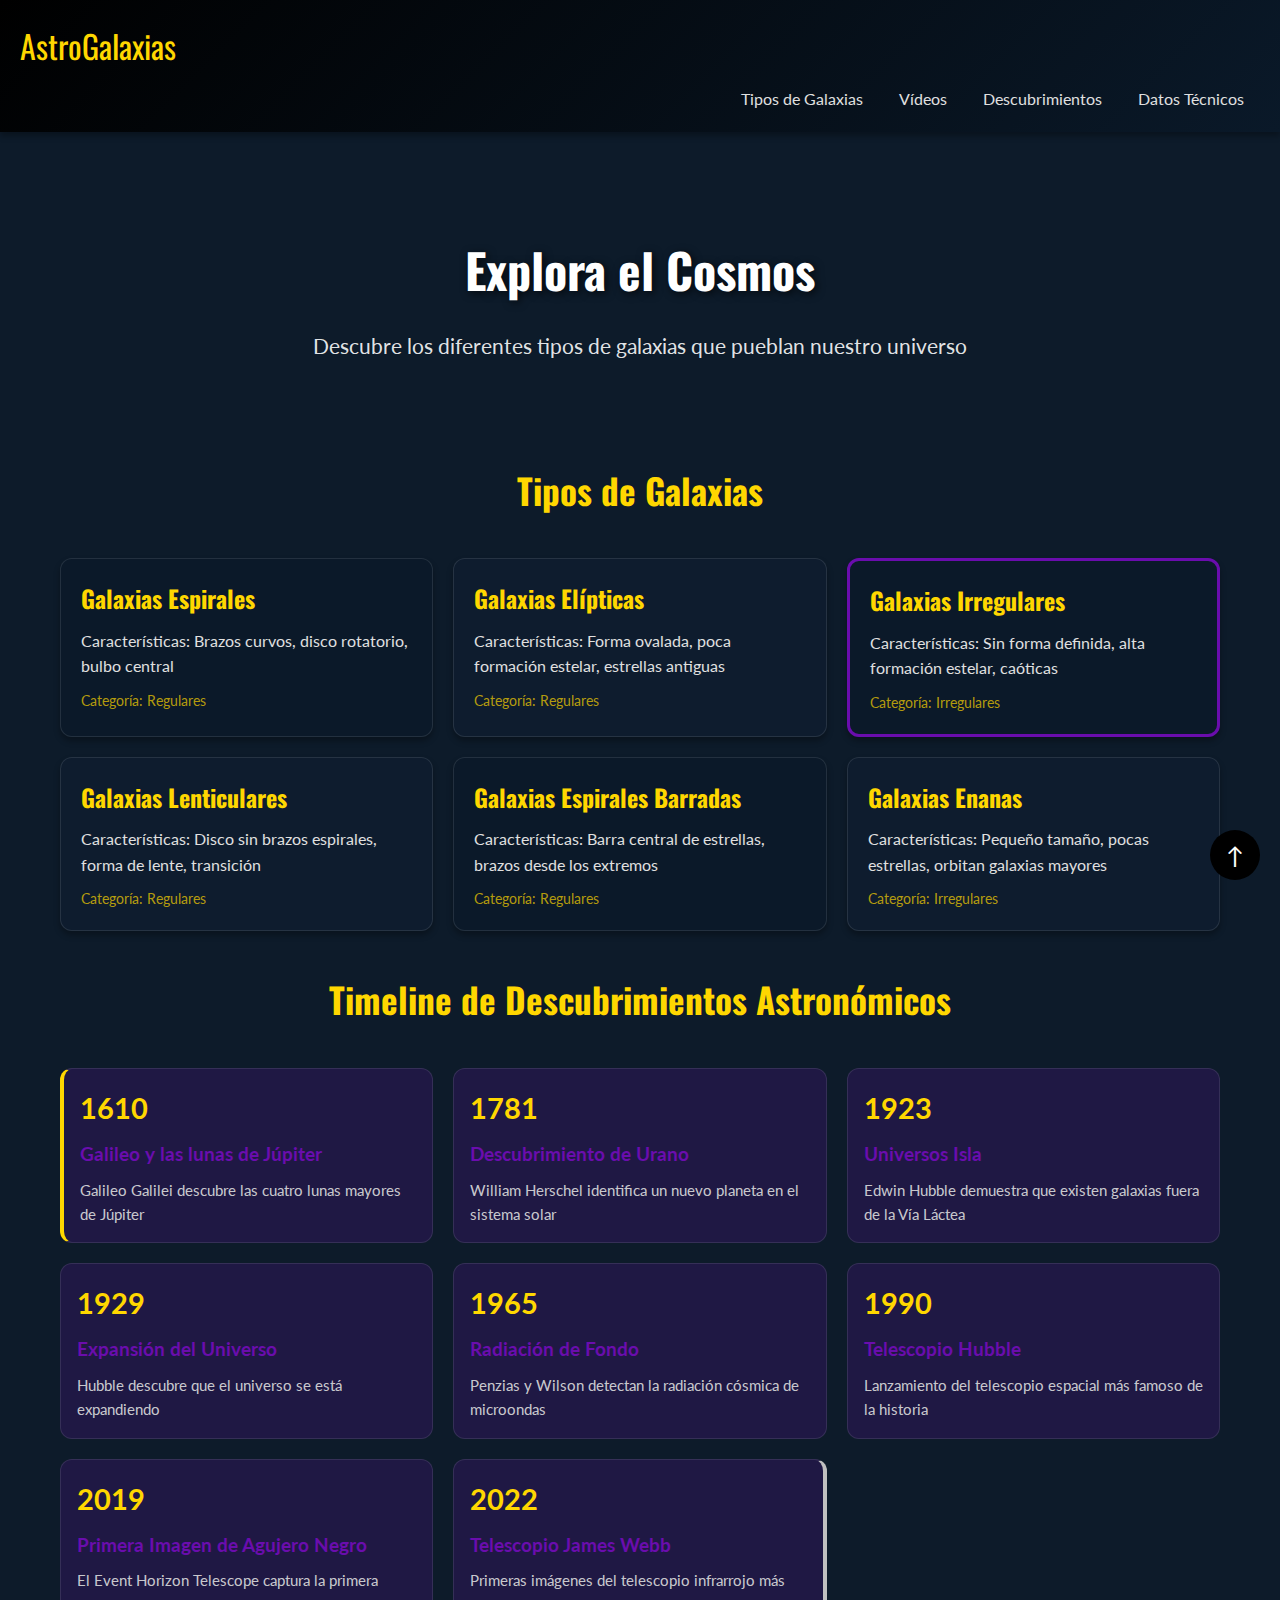
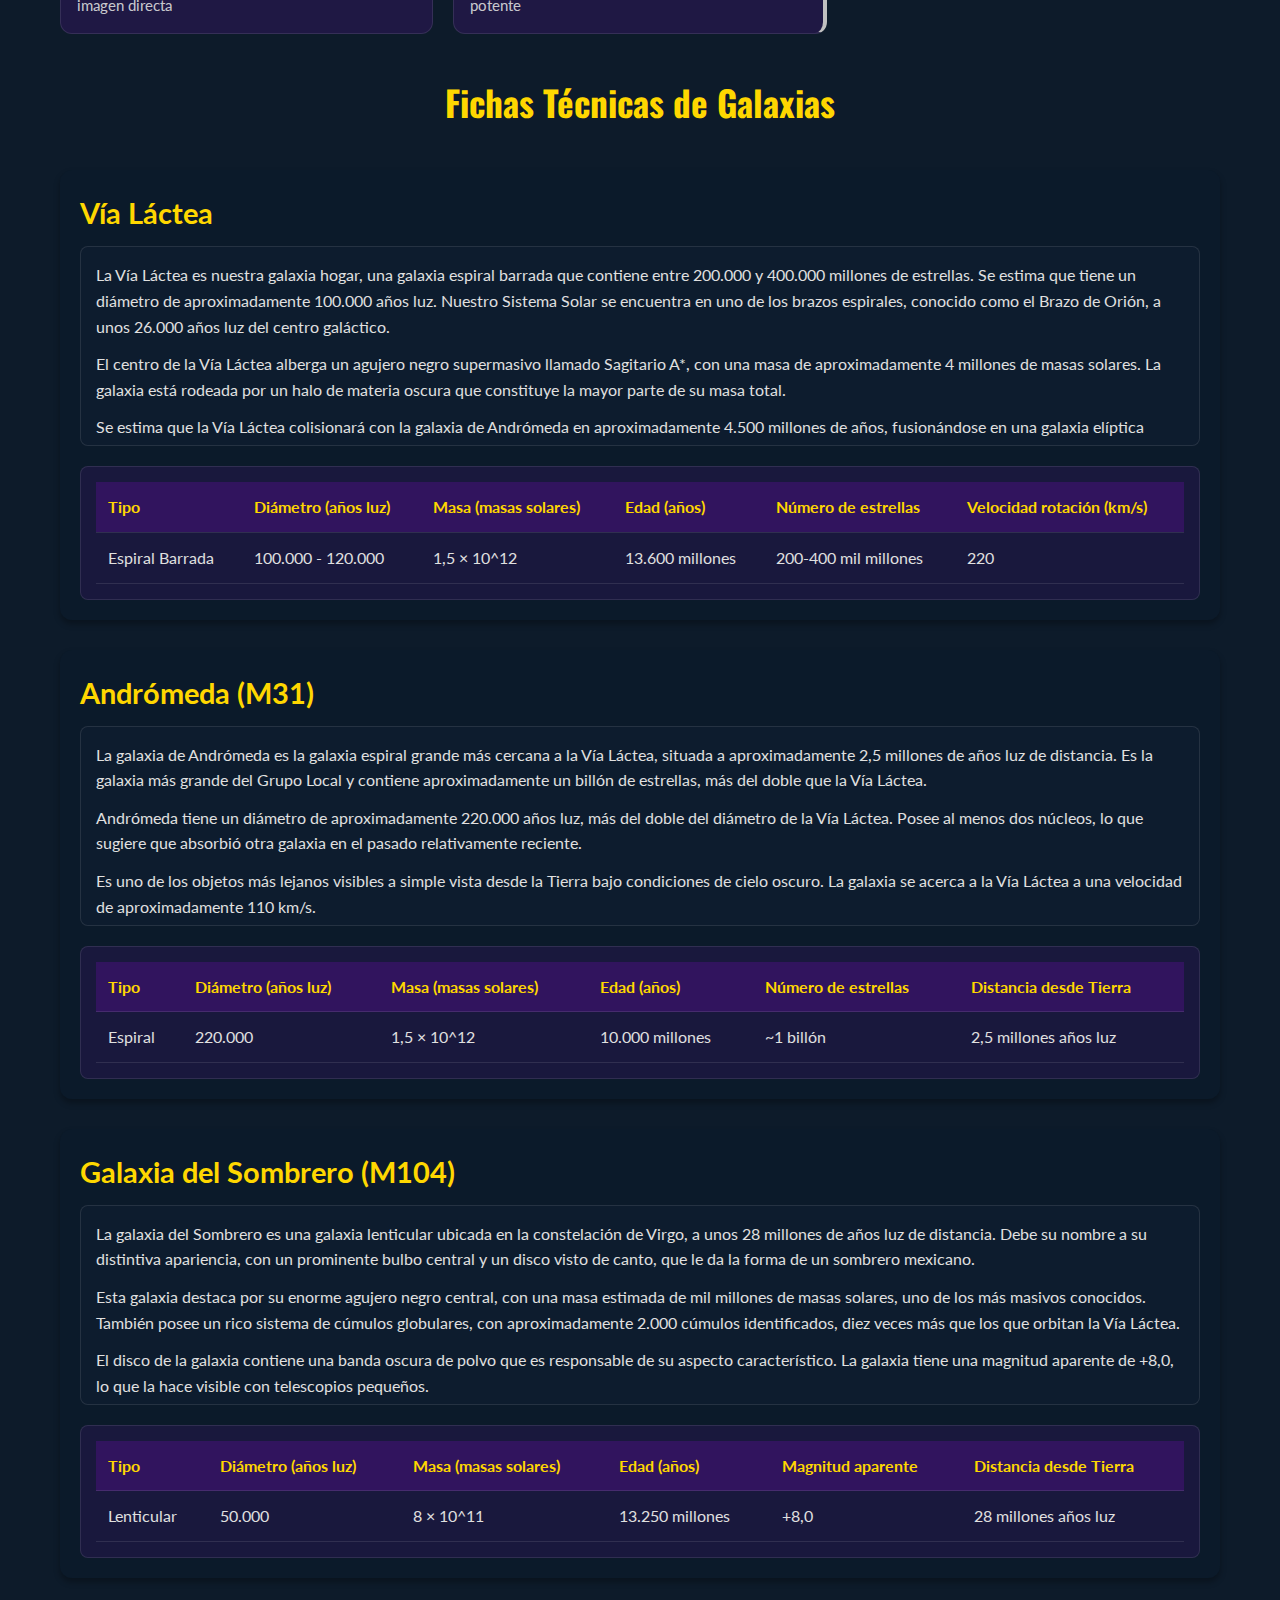
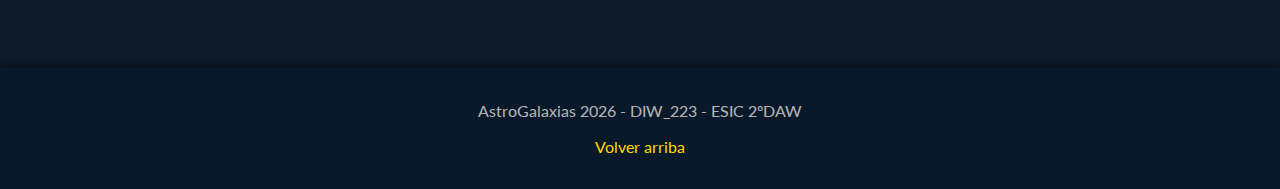
<file: index.html>
<!DOCTYPE html>
<html lang="es">

<head>
    <meta charset="UTF-8">
    <meta name="viewport" content="width=device-width, initial-scale=1.0">
    <title>AstroGalaxias - Explorador del Universo</title>
    <link rel="stylesheet" href="estilos.css">
</head>

<body>

    <header>
        <div class="logo">AstroGalaxias</div>
        <nav class="navbar">
            <input type="checkbox" id="nav-toggle" class="nav-toggle">
            <label for="nav-toggle" class="nav-toggle-icon">
                <span></span>
                <span></span>
                <span></span>
            </label>
            <ul class="menu">
                <li><a href="#galaxias">Tipos de Galaxias</a></li>
                <li><a href="listadovideos.html">Vídeos</a></li>
                <li><a href="#timeline">Descubrimientos</a></li>
                <li><a href="#fichas">Datos Técnicos</a></li>
            </ul>
        </nav>
    </header>

    <section class="hero">
        <h2>Explora el Cosmos</h2>
        <p>Descubre los diferentes tipos de galaxias que pueblan nuestro universo</p>
    </section>

    <section>
        <h2>Tipos de Galaxias</h2>
    </section>

    <section id="galaxias" class="galeria-galaxias">


        <div class="galaxia-card premium-spiral">
            <h3>Galaxias Espirales</h3>
            <p>Características: Brazos curvos, disco rotatorio, bulbo central</p>
            <span class="categoria">Categoría: Regulares</span>
        </div>

        <div class="galaxia-card premium-elliptical">
            <h3>Galaxias Elípticas</h3>
            <p>Características: Forma ovalada, poca formación estelar, estrellas antiguas</p>
            <span class="categoria">Categoría: Regulares</span>
        </div>

        <div class="galaxia-card premium-irregular">
            <h3>Galaxias Irregulares</h3>
            <p>Características: Sin forma definida, alta formación estelar, caóticas</p>
            <span class="categoria">Categoría: Irregulares</span>
        </div>

        <div class="galaxia-card premium-lenticular">
            <h3>Galaxias Lenticulares</h3>
            <p>Características: Disco sin brazos espirales, forma de lente, transición</p>
            <span class="categoria">Categoría: Regulares</span>
        </div>

        <div class="galaxia-card premium-spiral-barred">
            <h3>Galaxias Espirales Barradas</h3>
            <p>Características: Barra central de estrellas, brazos desde los extremos</p>
            <span class="categoria">Categoría: Regulares</span>
        </div>

        <div class="galaxia-card premium-dwarf">
            <h3>Galaxias Enanas</h3>
            <p>Características: Pequeño tamaño, pocas estrellas, orbitan galaxias mayores</p>
            <span class="categoria">Categoría: Irregulares</span>
        </div>
    </section>

    <h2>Timeline de Descubrimientos Astronómicos</h2>

    <section id="timeline" class="timeline-descubrimientos">

        <article class="evento">
            <h4>1610</h4>
            <h5>Galileo y las lunas de Júpiter</h5>
            <p>Galileo Galilei descubre las cuatro lunas mayores de Júpiter</p>
        </article>

        <article class="evento">
            <h4>1781</h4>
            <h5>Descubrimiento de Urano</h5>
            <p>William Herschel identifica un nuevo planeta en el sistema solar</p>
        </article>

        <article class="evento">
            <h4>1923</h4>
            <h5>Universos Isla</h5>
            <p>Edwin Hubble demuestra que existen galaxias fuera de la Vía Láctea</p>
        </article>

        <article class="evento">
            <h4>1929</h4>
            <h5>Expansión del Universo</h5>
            <p>Hubble descubre que el universo se está expandiendo</p>
        </article>

        <article class="evento">
            <h4>1965</h4>
            <h5>Radiación de Fondo</h5>
            <p>Penzias y Wilson detectan la radiación cósmica de microondas</p>
        </article>

        <article class="evento">
            <h4>1990</h4>
            <h5>Telescopio Hubble</h5>
            <p>Lanzamiento del telescopio espacial más famoso de la historia</p>
        </article>

        <article class="evento">
            <h4>2019</h4>
            <h5>Primera Imagen de Agujero Negro</h5>
            <p>El Event Horizon Telescope captura la primera imagen directa</p>
        </article>

        <article class="evento">
            <h4>2022</h4>
            <h5>Telescopio James Webb</h5>
            <p>Primeras imágenes del telescopio infrarrojo más potente</p>
        </article>
    </section>

    <h2>Fichas Técnicas de Galaxias</h2>

    <section id="fichas" class="fichas-tecnicas">

        <div class="ficha">
            <h4>Vía Láctea</h4>
            <div class="descripcion-larga">
                <p>La Vía Láctea es nuestra galaxia hogar, una galaxia espiral barrada que contiene entre 200.000 y
                    400.000 millones de estrellas. Se estima que tiene un diámetro de aproximadamente 100.000 años luz.
                    Nuestro Sistema Solar se encuentra en uno de los brazos espirales, conocido como el Brazo de Orión,
                    a unos 26.000 años luz del centro galáctico.</p>
                <p>El centro de la Vía Láctea alberga un agujero negro supermasivo llamado Sagitario A*, con una masa de
                    aproximadamente 4 millones de masas solares. La galaxia está rodeada por un halo de materia oscura
                    que constituye la mayor parte de su masa total.</p>
                <p>Se estima que la Vía Láctea colisionará con la galaxia de Andrómeda en aproximadamente 4.500 millones
                    de años, fusionándose en una galaxia elíptica gigante que algunos científicos han apodado
                    "Lactómeda".</p>
            </div>
            <div class="datos-tabla">
                <table>
                    <tr>
                        <th>Tipo</th>
                        <th>Diámetro (años luz)</th>
                        <th>Masa (masas solares)</th>
                        <th>Edad (años)</th>
                        <th>Número de estrellas</th>
                        <th>Velocidad rotación (km/s)</th>
                    </tr>
                    <tr>
                        <td>Espiral Barrada</td>
                        <td>100.000 - 120.000</td>
                        <td>1,5 × 10^12</td>
                        <td>13.600 millones</td>
                        <td>200-400 mil millones</td>
                        <td>220</td>
                    </tr>
                </table>
            </div>
        </div>

        <div class="ficha">
            <h4>Andrómeda (M31)</h4>
            <div class="descripcion-larga">
                <p>La galaxia de Andrómeda es la galaxia espiral grande más cercana a la Vía Láctea, situada a
                    aproximadamente 2,5 millones de años luz de distancia. Es la galaxia más grande del Grupo Local y
                    contiene aproximadamente un billón de estrellas, más del doble que la Vía Láctea.</p>
                <p>Andrómeda tiene un diámetro de aproximadamente 220.000 años luz, más del doble del diámetro de la Vía
                    Láctea. Posee al menos dos núcleos, lo que sugiere que absorbió otra galaxia en el pasado
                    relativamente reciente.</p>
                <p>Es uno de los objetos más lejanos visibles a simple vista desde la Tierra bajo condiciones de cielo
                    oscuro. La galaxia se acerca a la Vía Láctea a una velocidad de aproximadamente 110 km/s.</p>
            </div>
            <div class="datos-tabla">
                <table>
                    <tr>
                        <th>Tipo</th>
                        <th>Diámetro (años luz)</th>
                        <th>Masa (masas solares)</th>
                        <th>Edad (años)</th>
                        <th>Número de estrellas</th>
                        <th>Distancia desde Tierra</th>
                    </tr>
                    <tr>
                        <td>Espiral</td>
                        <td>220.000</td>
                        <td>1,5 × 10^12</td>
                        <td>10.000 millones</td>
                        <td>~1 billón</td>
                        <td>2,5 millones años luz</td>
                    </tr>
                </table>
            </div>
        </div>

        <div class="ficha">
            <h4>Galaxia del Sombrero (M104)</h4>
            <div class="descripcion-larga">
                <p>La galaxia del Sombrero es una galaxia lenticular ubicada en la constelación de Virgo, a unos 28
                    millones de años luz de distancia. Debe su nombre a su distintiva apariencia, con un prominente
                    bulbo central y un disco visto de canto, que le da la forma de un sombrero mexicano.</p>
                <p>Esta galaxia destaca por su enorme agujero negro central, con una masa estimada de mil millones de
                    masas solares, uno de los más masivos conocidos. También posee un rico sistema de cúmulos
                    globulares, con aproximadamente 2.000 cúmulos identificados, diez veces más que los que orbitan la
                    Vía Láctea.</p>
                <p>El disco de la galaxia contiene una banda oscura de polvo que es responsable de su aspecto
                    característico. La galaxia tiene una magnitud aparente de +8,0, lo que la hace visible con
                    telescopios pequeños.</p>
            </div>
            <div class="datos-tabla">
                <table>
                    <tr>
                        <th>Tipo</th>
                        <th>Diámetro (años luz)</th>
                        <th>Masa (masas solares)</th>
                        <th>Edad (años)</th>
                        <th>Magnitud aparente</th>
                        <th>Distancia desde Tierra</th>
                    </tr>
                    <tr>
                        <td>Lenticular</td>
                        <td>50.000</td>
                        <td>8 × 10^11</td>
                        <td>13.250 millones</td>
                        <td>+8,0</td>
                        <td>28 millones años luz</td>
                    </tr>
                </table>
            </div>
        </div>

    </section>

    <footer>
        <p>AstroGalaxias 2026 - DIW_223 - ESIC 2ºDAW</p>
        <a href="#top">Volver arriba</a>
    </footer>

    <div id="flecharriba"><a href="#top" class="scroll-top">↑</a></div>
</body>

<script>
    document.querySelectorAll('.menu a').forEach(link => {
        link.addEventListener('click', () => {
            document.getElementById('nav-toggle').checked = false;
        });
    });
</script>

</html>
</file>
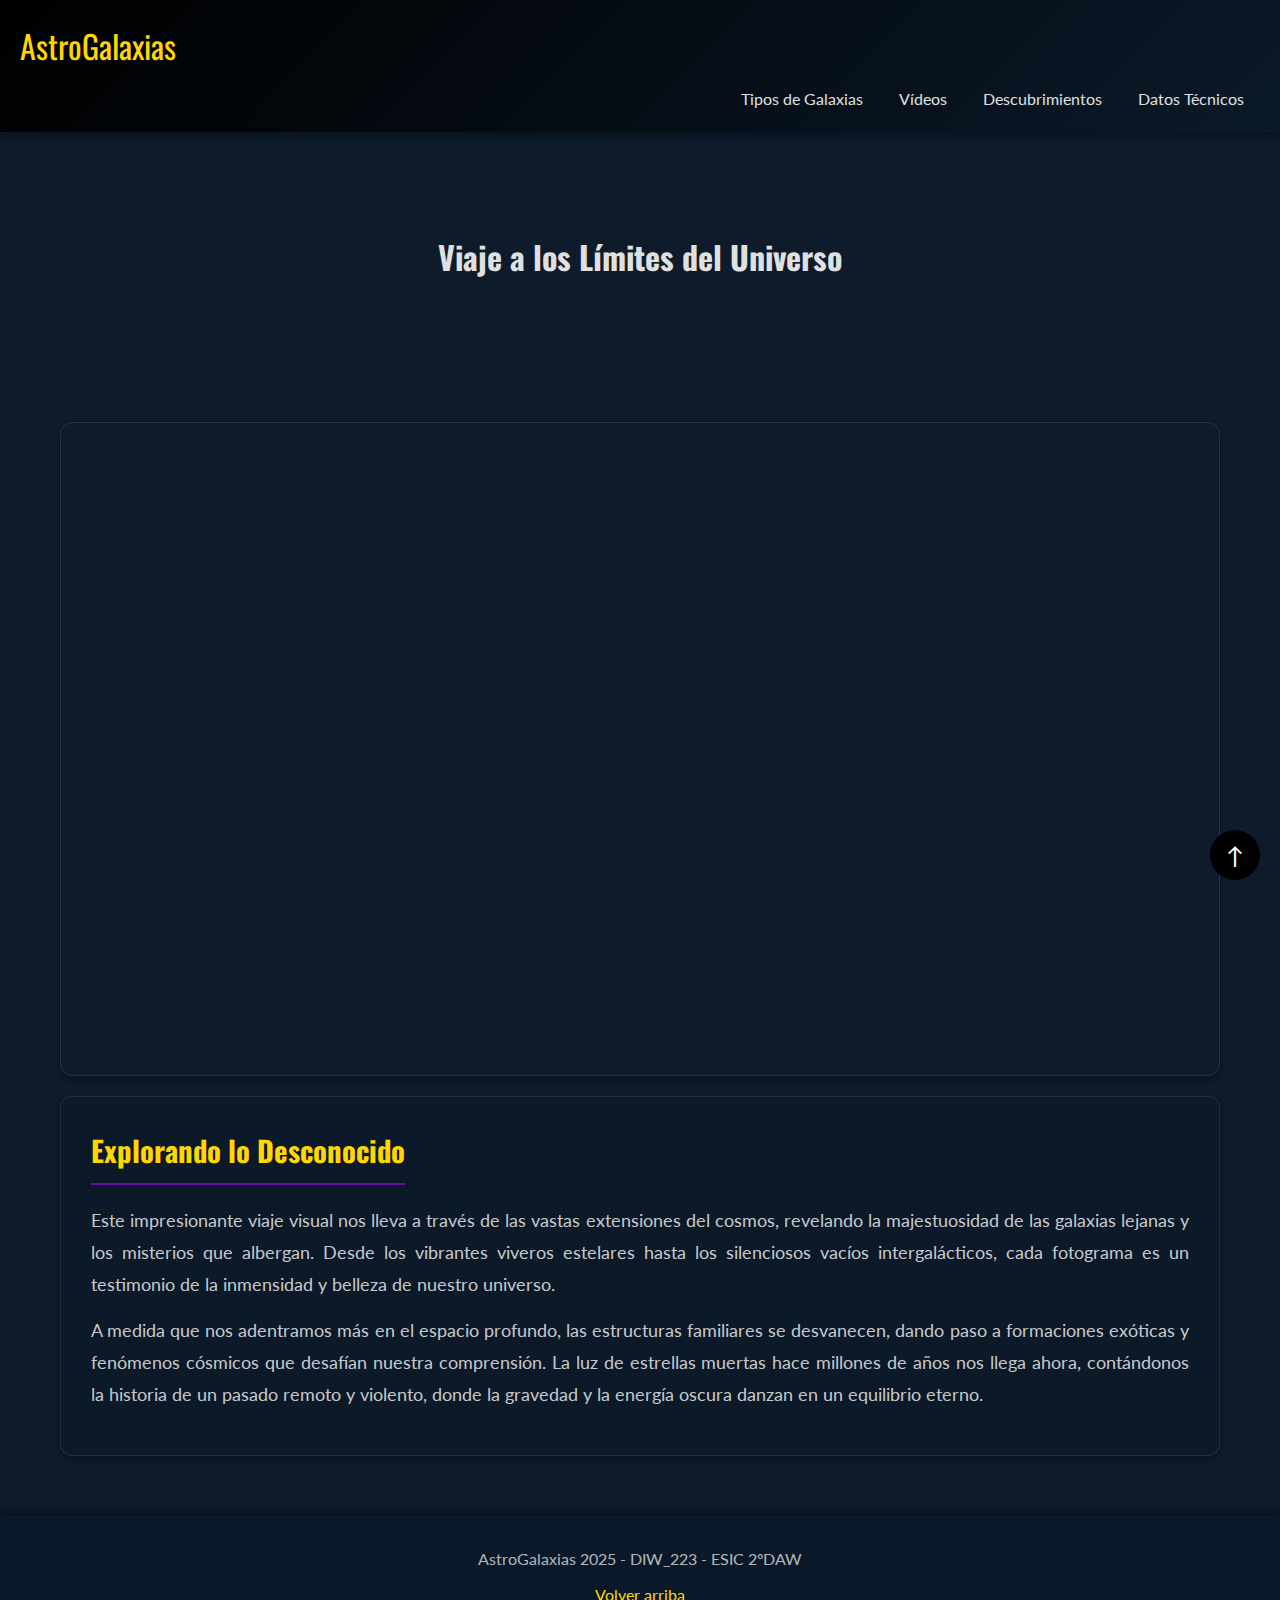
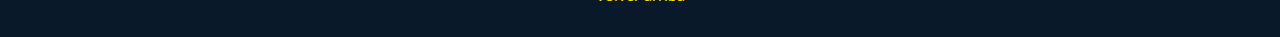
<file: video.html>
<!DOCTYPE html>
<html lang="es">

<head>
    <meta charset="UTF-8">
    <meta name="viewport" content="width=device-width, initial-scale=1.0">
    <title>AstroGalaxias - Viaje Interestelar</title>
    <link rel="stylesheet" href="estilos.css">
</head>

<body>

    <header>
        <div class="logo">AstroGalaxias</div>
        <nav class="navbar">
            <input type="checkbox" id="nav-toggle" class="nav-toggle">
            <label for="nav-toggle" class="nav-toggle-icon">
                <span></span>
                <span></span>
                <span></span>
            </label>
            <ul class="menu">
                <li><a href="astrogalaxias.html#galaxias">Tipos de Galaxias</a></li>
                <li><a href="listadovideos.html">Vídeos</a></li>
                <li><a href="astrogalaxias.html#timeline">Descubrimientos</a></li>
                <li><a href="astrogalaxias.html#fichas">Datos Técnicos</a></li>
            </ul>
        </nav>
    </header>

    <section class="hero hero-small">
        <h1>Viaje a los Límites del Universo</h1>
    </section>

    <main class="video-page-content">
        <section class="video-container">
            <iframe width="100%" height="auto" src="https://www.youtube.com/embed/FYOH_54XEJY"
                title="YouTube video player" frameborder="0"
                allow="accelerometer; autoplay; clipboard-write; encrypted-media; gyroscope; picture-in-picture; web-share"
                allowfullscreen></iframe>
        </section>

        <section class="video-description">
            <h3>Explorando lo Desconocido</h3>
            <p>
                Este impresionante viaje visual nos lleva a través de las vastas extensiones del cosmos,
                revelando la majestuosidad de las galaxias lejanas y los misterios que albergan.
                Desde los vibrantes viveros estelares hasta los silenciosos vacíos intergalácticos,
                cada fotograma es un testimonio de la inmensidad y belleza de nuestro universo.
            </p>
            <p>
                A medida que nos adentramos más en el espacio profundo, las estructuras familiares se desvanecen,
                dando paso a formaciones exóticas y fenómenos cósmicos que desafían nuestra comprensión.
                La luz de estrellas muertas hace millones de años nos llega ahora, contándonos la historia
                de un pasado remoto y violento, donde la gravedad y la energía oscura danzan en un equilibrio eterno.
            </p>
        </section>
    </main>

    <footer>
        <p>AstroGalaxias 2025 - DIW_223 - ESIC 2ºDAW</p>
        <a href="#top">Volver arriba</a>
    </footer>

    <div id="flecharriba"><a href="#top" class="scroll-top">↑</a></div>
</body>

<script>
    document.querySelectorAll('.menu a').forEach(link => {
        link.addEventListener('click', () => {
            document.getElementById('nav-toggle').checked = false;
        });
    });
</script>

</html>
</file>
<file: estilos.css>
/* @import url(https://fonts.googleapis.com/css?family=Oswald:300);
@import url(https://fonts.googleapis.com/css?family=Lato:300); */

@import url('https://fonts.googleapis.com/css2?family=Oswald:wght@300&family=Lato:wght@300');

/* ========================================
   VARIABLES
   ======================================== */
:root {
    --color-primario: #0a1929;
    --color-secundario: #6a0dad;
    --color-acento: #ffd700;
    --espaciado-base: 20px;
    --radio-bordes: 12px;
    --sombra-suave: 0 4px 6px rgba(0, 0, 0, 0.3);
    --color-fondo: #0d1b2a;
    --color-texto: #e0e0e0;

    --contenedor: 1200px;
}

/* ========================================
   ESTILOS GENERALES
   ======================================== */
* {
    margin: 0;
    padding: 0;
    box-sizing: border-box;
    scroll-behavior: smooth;
}

body {
    font-family: Lato;
    background-color: var(--color-fondo);
    color: var(--color-texto);
    line-height: 1.6;
}

.logo,
h1,
h2,
h3 {
    font-family: Oswald;
}

h2 {
    text-align: center;
    margin: var(--espaciado-base) 0;
    color: var(--color-acento);
    font-size: 2.2em;
}

/* botón flecha arriba */

.scroll-top {
    position: fixed;
    bottom: 20px;
    right: 20px;
    width: 50px;
    height: 50px;
    background: black;
    color: white;
    border-radius: 50%;
    display: flex;
    justify-content: center;
    align-items: center;
    font-size: 24px;
    text-decoration: none;
    cursor: pointer;
}

.scroll-top:hover {
    background: white;
    color: black;
}


/* ========================================
   PARTE 1: SELECTORES Y VARIABLES
   ======================================== */

/* HEADER */
header {
    background: linear-gradient(135deg, #000000, var(--color-primario));
    padding: var(--espaciado-base);
    box-shadow: var(--sombra-suave);
    text-align: right;
}

header h1,
.logo {
    color: var(--color-acento);
    font-size: 2em;
    margin-bottom: 15px;
    text-align: left;
}

/* nav */

header nav ul li {
    display: inline;
}

.nav-toggle {
    display: none;
}

.nav-toggle-icon {
    display: none;
}


/* 1.4 Pseudo-clases de interacción */
header nav a {
    color: var(--color-texto);
    text-decoration: none;
    padding: 8px 16px;
    border-radius: var(--radio-bordes);
    transition: all 0.3s ease;
}

header nav a:hover {
    color: var(--color-acento);
    background-color: rgba(255, 215, 0, 0.1);
    text-decoration: underline;
}

header nav a:focus {
    outline: 2px solid var(--color-acento);
    outline-offset: 4px;
}

/* HERO SECTION */
.hero {
    /* background: linear-gradient(135deg, var(--color-primario), var(--color-secundario)); */
    background-image: url(https://images.unsplash.com/photo-1504333638930-c8787321eee0?q=80&w=1170&auto=format&fit=crop&ixlib=rb-4.1.0&ixid=M3wxMjA3fDB8MHxwaG90by1wYWdlfHx8fGVufDB8fHx8fA%3D%3D);
    background-size: cover;
    text-align: center;
    padding: calc(var(--espaciado-base) * 4) var(--espaciado-base);
    margin-bottom: var(--espaciado-base);
}

.hero h2 {
    font-size: 3em;
    text-shadow: 2px 2px 8px rgba(0, 0, 0, 0.7);
    color: white;
}

.hero p {
    font-size: 1.3em;
    margin-top: calc(var(--espaciado-base) / 2);
    color: rgba(255, 255, 255, 0.9);
}

/* 1.2 Selector hermano adyacente */
.hero+h2 {
    margin-top: calc(var(--espaciado-base) * 2);
}

/* ========================================
   PARTE 3: GRID LAYOUT
   ======================================== */

.galeria-galaxias {
    display: grid;
    grid-template-columns: repeat(auto-fill, minmax(300px, 1fr));
    gap: var(--espaciado-base);
    padding: var(--espaciado-base);
    max-width: var(--contenedor);
    margin: 0 auto;
}

/* 1.2 Selector descendiente */
.galeria-galaxias h3 {
    color: var(--color-acento);
    font-size: 1.5em;
    margin-bottom: 10px;
}

.galaxia-card {
    background: rgba(10, 25, 41, 0.6);
    padding: var(--espaciado-base);
    border-radius: var(--radio-bordes);
    box-shadow: var(--sombra-suave);
    transition: all 0.3s ease;
    border: 1px solid rgba(255, 255, 255, 0.1);
}

.galaxia-card:hover {
    transform: translateY(-5px);
    box-shadow: 0 8px 16px rgba(0, 0, 0, 0.5);
    background: rgba(10, 25, 41, 0.8);
}

.galaxia-card p {
    margin: 10px 0;
}

.galaxia-card .categoria {
    display: block;
    font-size: 0.9em;
    color: rgba(255, 215, 0, 0.7);
    margin-top: 10px;
}

/* 1.3 Selector de atributo */
/* [class*="premium"] {
    border: 2px solid var(--color-acento);
} */

/* ========================================
   PARTE 2: PSEUDO-CLASES ESTRUCTURALES
   ======================================== */

/* 2.1 nth-child con even/odd */
.galaxia-card:nth-child(even) {
    background: rgba(15, 30, 50, 0.6);
}

.galaxia-card:nth-child(odd) {
    background: rgba(10, 25, 41, 0.6);
}

/* 2.2 nth-child con número específico */
.galaxia-card:nth-child(3) {
    border: 3px solid var(--color-secundario);
}

/* ========================================
   PARTE 4: FLEXBOX LAYOUT
   ======================================== */

.timeline-descubrimientos {
    display: flex;
    flex-wrap: wrap;
    gap: var(--espaciado-base);
    padding: var(--espaciado-base);
    max-width: var(--contenedor);
    margin: 0 auto;
}

/* 1.2 Selector hijo directo */
.timeline-descubrimientos>.evento {
    width: calc((100% - 40px) / 3);
    /* módulos idénticos*/
    background: rgba(106, 13, 173, 0.2);
    padding: calc(var(--espaciado-base) * 0.8);
    border-radius: var(--radio-bordes);
    border: 1px solid rgba(255, 255, 255, 0.1);
    transition: all 0.3s ease;
}

.evento:hover {
    transform: scale(1.05);
    box-shadow: var(--sombra-suave);
}

.evento h4 {
    color: var(--color-acento);
    font-size: 1.8em;
    margin-bottom: 8px;
}

.evento h5 {
    color: var(--color-secundario);
    font-size: 1.2em;
    margin-bottom: 8px;
}

.evento p {
    font-size: 0.95em;
    color: rgba(224, 224, 224, 0.9);
}

/* 2.3 first-of-type y last-of-type */
.evento:first-of-type {
    border-left: 4px solid var(--color-acento);
}

.evento:last-of-type {
    border-right: 4px solid #c0c0c0;
}

/* ========================================
   PARTE 5: OVERFLOW
   ======================================== */

.fichas-tecnicas {
    padding: var(--espaciado-base);
    max-width: var(--contenedor);
    margin: 0 auto;
}

.ficha {
    background: rgba(10, 25, 41, 0.5);
    margin-bottom: calc(var(--espaciado-base) * 1.5);
    padding: var(--espaciado-base);
    border-radius: var(--radio-bordes);
    box-shadow: var(--sombra-suave);
}

.ficha h4 {
    color: var(--color-acento);
    font-size: 1.8em;
    margin-bottom: calc(var(--espaciado-base) / 2);
}

/* 5.1 Overflow-y en descripciones */
.descripcion-larga {
    background: rgba(15, 30, 50, 0.5);
    padding: 15px;
    border-radius: 8px;
    margin-bottom: var(--espaciado-base);
    max-height: 200px;
    overflow-y: scroll;
    border: 1px solid rgba(255, 255, 255, 0.1);
}

.descripcion-larga::-webkit-scrollbar {
    width: 8px;
}

.descripcion-larga::-webkit-scrollbar-track {
    background: rgba(0, 0, 0, 0.3);
    border-radius: 4px;
}

.descripcion-larga::-webkit-scrollbar-thumb {
    background: var(--color-secundario);
    border-radius: 4px;
}

.descripcion-larga p {
    margin-bottom: 12px;
}

/* 5.2 Overflow-x en tablas */
.datos-tabla {
    background: rgba(106, 13, 173, 0.15);
    padding: 15px;
    border-radius: 8px;
    overflow-x: auto;
    border: 1px solid rgba(255, 255, 255, 0.1);
}

.datos-tabla table {
    width: 100%;
    min-width: 800px;
    border-collapse: collapse;
}

.datos-tabla th,
.datos-tabla td {
    padding: 12px;
    text-align: left;
    border-bottom: 1px solid rgba(255, 255, 255, 0.1);
}

.datos-tabla th {
    background: rgba(106, 13, 173, 0.3);
    color: var(--color-acento);
    font-weight: bold;
}

.datos-tabla td {
    color: var(--color-texto);
}

/* ========================================
   FOOTER
   ======================================== */

footer {
    background: var(--color-primario);
    padding: calc(var(--espaciado-base) * 1.5);
    text-align: center;
    margin-top: calc(var(--espaciado-base) * 2);
    box-shadow: 0 -4px 6px rgba(0, 0, 0, 0.3);
}

footer p {
    margin-bottom: 10px;
    color: rgba(224, 224, 224, 0.8);
}

footer a {
    color: var(--color-acento);
    text-decoration: none;
    transition: all 0.3s ease;
}

footer a:hover {
    color: white;
    text-decoration: underline;
}



@media (max-width: 768px) {

    /* flex - eventos */
    .timeline-descubrimientos>.evento {
        width: calc((100% - 40px) / 2);
    }


    header {
        text-align: left;
    }

    header nav ul li {
        display: block;
    }

    .navbar {
        padding: 0.75rem 0;
    }

    .nav-toggle-icon {
        display: block;
        position: absolute;
        top: 1.25rem;
        right: 20px;
        cursor: pointer;
        z-index: 1001;
    }

    .nav-toggle-icon span {
        display: block;
        width: 25px;
        height: 3px;
        background-color: var(--color-acento);
        margin-bottom: 5px;
        transition: all 0.3s ease;
        border-radius: 2px;
    }



    /* Transformación a X */
    #nav-toggle:checked+.nav-toggle-icon span:nth-child(1) {
        transform: rotate(45deg) translate(5px, 6px);
    }

    #nav-toggle:checked+.nav-toggle-icon span:nth-child(2) {
        opacity: 0;
    }

    #nav-toggle:checked+.nav-toggle-icon span:nth-child(3) {
        transform: rotate(-45deg) translate(5px, -6px);
    }

    .menu {
        position: fixed;
        padding-top: 120px;
        top: 0px;
        left: -100%;
        width: 100%;
        height: 100vh;
        background-color: rgb(20, 13, 43);
        flex-direction: column;
        align-items: center;
        justify-content: center;
        gap: 30px;
        transition: left 0.3s ease;
        font-size: 1.2rem;
        box-shadow: 0 5px 5px rgba(0, 0, 0, 0.1);
        z-index: 1;
    }

    #nav-toggle:checked~.menu {
        left: 0;
    }



    /* Cerrar el menú cuando se hace clic en un enlace */
    .menu a {
        display: block;
    }
}

/* ========================================
   PARTE 6: ESTILOS PÁGINA VIDEO
   ======================================== */

.hero-small {
    padding: calc(var(--espaciado-base) * 2) var(--espaciado-base);
    min-height: 250px;
    display: flex;
    align-items: center;
    justify-content: center;
}

.video-page-content {
    max-width: var(--contenedor);
    margin: 0 auto;
    padding: var(--espaciado-base);
}

.video-container {
    width: 100%;
    margin-bottom: var(--espaciado-base);
    position: relative;
    padding-bottom: 56.25%;
    /* 16:9 Aspect Ratio */
    height: 0;
    overflow: hidden;
    border-radius: var(--radio-bordes);
    box-shadow: var(--sombra-suave);
    border: 1px solid rgba(255, 255, 255, 0.1);
}

.video-container iframe {
    position: absolute;
    top: 0;
    left: 0;
    width: 100%;
    height: 100%;
}

.video-description {
    background: rgba(10, 25, 41, 0.6);
    padding: calc(var(--espaciado-base) * 1.5);
    border-radius: var(--radio-bordes);
    box-shadow: var(--sombra-suave);
    border: 1px solid rgba(255, 255, 255, 0.1);
}

.video-description h3 {
    color: var(--color-acento);
    font-size: 1.8em;
    margin-bottom: var(--espaciado-base);
    border-bottom: 2px solid var(--color-secundario);
    padding-bottom: 10px;
    display: inline-block;
}

.video-description p {
    margin-bottom: 15px;
    color: rgba(224, 224, 224, 0.9);
    font-size: 1.1em;
    line-height: 1.8;
    text-align: justify;
}

/* ========================================
   PARTE 7: ESTILOS LISTADO VIDEOS
   ======================================== */

.galaxia-card-link {
    text-decoration: none;
    color: inherit;
    display: block;
}

.card-image {
    width: 100%;
    height: 180px;
    object-fit: cover;
    border-radius: var(--radio-bordes);
    margin-bottom: 10px;
}
</file>
